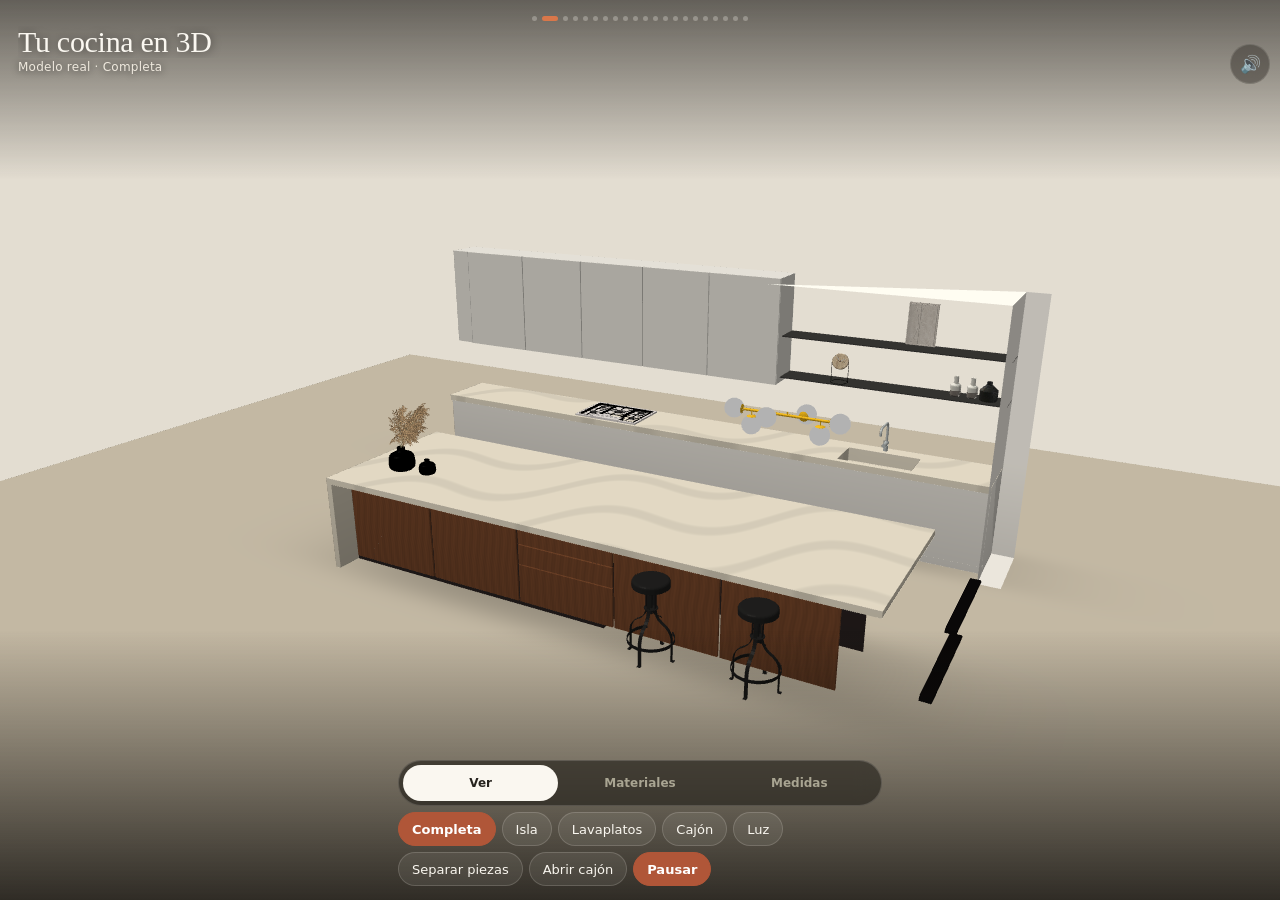
<file: index.html>
<!doctype html>
<html lang="es">
<head>
<meta charset="utf-8">
<meta name="viewport" content="width=device-width, initial-scale=1, viewport-fit=cover, user-scalable=no">
<meta name="apple-mobile-web-app-capable" content="yes">
<meta name="mobile-web-app-capable" content="yes">
<meta name="apple-mobile-web-app-status-bar-style" content="black-translucent">
<meta name="apple-mobile-web-app-title" content="Cocinas">
<meta name="theme-color" content="#25221D">
<meta name="robots" content="noindex, nofollow">
<link rel="manifest" href="manifest.webmanifest">
<link rel="apple-touch-icon" href="apple-touch-icon.png">
<title>Elige tu cocina</title>
<link rel="stylesheet" href="app.css?v=r9-20261015">
<style>html,body,#root{height:100dvh;background:#25221D}.hero{padding-top:max(44px,calc(env(safe-area-inset-top) + 10px))!important}.dz{padding-bottom:max(34px,calc(env(safe-area-inset-bottom) + 14px))!important}.snd{top:max(44px,calc(env(safe-area-inset-top) + 10px))!important}</style>
</head>
<body><div id="root"></div><script src="app.js?v=r9-20261015"></script></body>
</html>
</file>
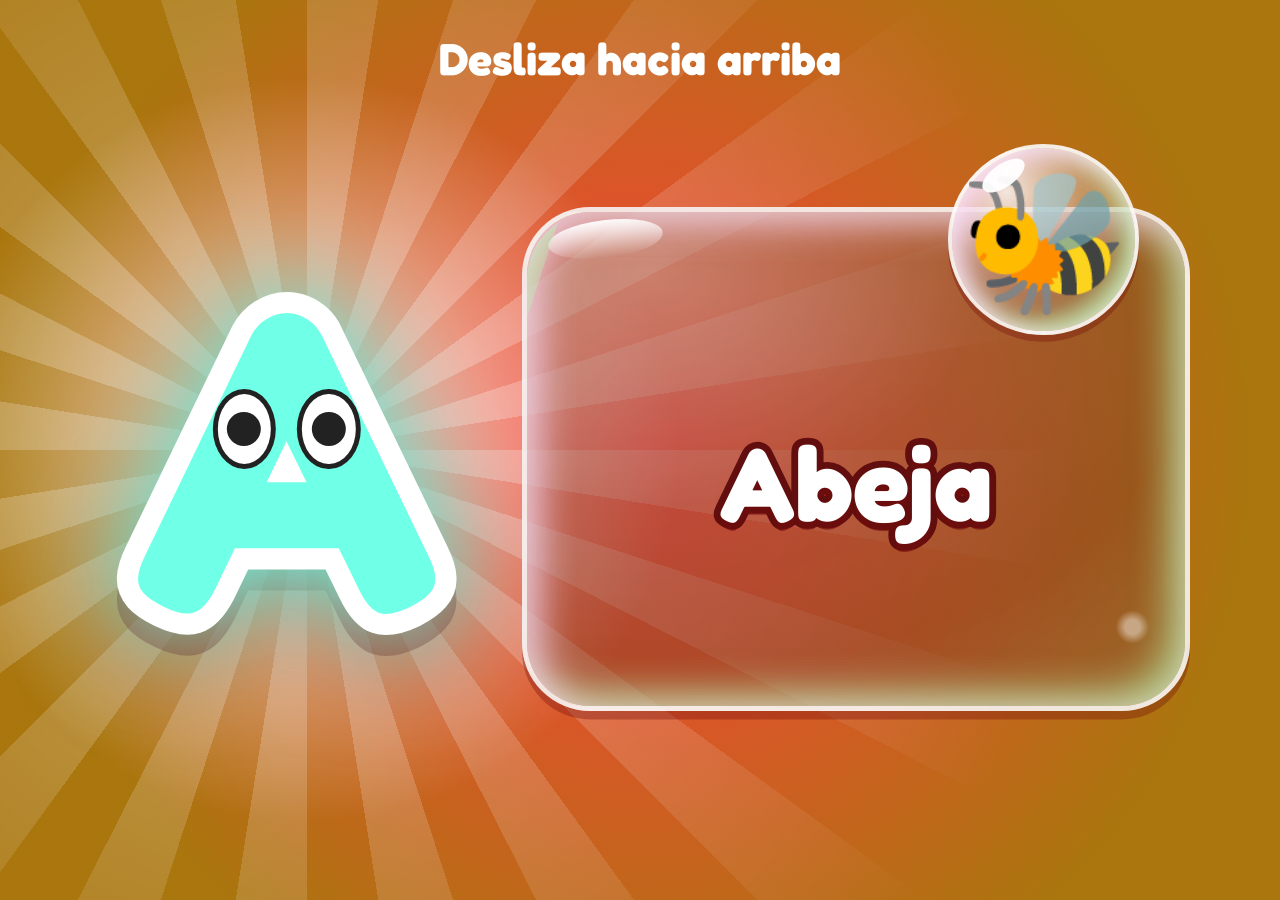
<file: 1-file-391c5433.html>
<!doctype html><html><head><meta charset=utf8><meta name=viewport content="width=device-width,initial-scale=1,viewport-fit=cover"><style>:root{color-scheme:light;box-sizing:border-box;padding-top:env(safe-area-inset-top,0px);padding-bottom:env(safe-area-inset-bottom,0px)}html{scroll-padding-top:env(safe-area-inset-top,0px)}body{margin:0;padding:0;font:14px -apple-system,BlinkMacSystemFont,sans-serif;background:#fff;color:#000}img{max-width:100%}[hidden]:not([hidden=until-found i]){display:none!important}</style></head><body>
<!DOCTYPE html>
<html lang="es"><head><meta charset="utf-8">
<meta name="viewport" content="width=device-width, initial-scale=1, maximum-scale=1, user-scalable=no, viewport-fit=cover">
<title>Abecedario vivo</title>
<meta name="apple-mobile-web-app-capable" content="yes">
<meta name="mobile-web-app-capable" content="yes">
<meta name="apple-mobile-web-app-title" content="Abecedario">
<meta name="apple-mobile-web-app-status-bar-style" content="black-translucent">
<meta name="theme-color" content="#2b1b5a">
<link href="https://fonts.googleapis.com/css2?family=Fredoka:wght@700&display=swap" rel="stylesheet">
<style>
:root{box-sizing:border-box;padding-top:env(safe-area-inset-top,0px);padding-bottom:env(safe-area-inset-bottom,0px)}
html{scroll-padding-top:env(safe-area-inset-top,0px)}
html,body{height:100%;margin:0;background:#2b1b5a;overflow:hidden;overscroll-behavior:none;touch-action:pan-y;-webkit-text-size-adjust:100%;text-size-adjust:100%}
*{box-sizing:border-box;-webkit-tap-highlight-color:transparent}
body{font-family:Fredoka,ui-rounded,"SF Pro Rounded","Arial Rounded MT Bold",system-ui,sans-serif;font-weight:700;color:#fff}
#s{position:fixed;top:0;left:0;right:0;bottom:calc(0px - env(safe-area-inset-bottom,0px));overflow-x:hidden;overflow-y:scroll;scroll-snap-type:y mandatory;overscroll-behavior:none;touch-action:pan-y;-webkit-overflow-scrolling:touch}
.l{--px:0;--py:0;height:100%;scroll-snap-align:start;scroll-snap-stop:always;position:relative;overflow:hidden;contain:layout paint style;display:grid;place-items:center;
background:radial-gradient(circle at 50% 50%,hsl(var(--h) 100% 62%),hsl(calc(var(--h) + 40) 85% 36%) 78%)}
.k0{--a:i0}.k1{--a:i1}.k2{--a:i2}.k3{--a:i3}
.ray{position:absolute;left:50%;top:50%;width:120vmax;height:120vmax;margin:-60vmax 0 0 -60vmax;
background:repeating-conic-gradient(#fff5 0 9deg,#fff0 9deg 18deg);-webkit-mask:radial-gradient(closest-side,#000,transparent);mask:radial-gradient(closest-side,#000,transparent)}
.halo{position:absolute;left:50%;top:50%;width:95vw;height:95vw;margin:-47.5vw 0 0 -47.5vw;border-radius:50%;background:radial-gradient(#ffffffcc,#fff0 65%)}
u{position:absolute;display:block;width:var(--z);height:var(--z);background:#fff;opacity:0;clip-path:polygon(50% 0,62% 38%,100% 50%,62% 62%,50% 100%,38% 62%,0 50%,38% 38%)}
.ch{position:relative;z-index:2;font-size:min(72vw,50dvh);will-change:transform,opacity}
.g{display:block;font-size:1em;line-height:.9;color:hsl(calc(var(--h) + 170) 100% 72%);-webkit-text-stroke:.1em #fff;paint-order:stroke fill;
filter:drop-shadow(0 0 .12em hsl(calc(var(--h) + 170) 100% 70%)) drop-shadow(0 .05em 0 hsl(var(--h) 80% 25%/.5));user-select:none;-webkit-user-select:none}
.e{position:absolute;top:34%;left:50%;transform:translateX(-50%);display:flex;gap:.05em}
.e i{display:block;position:relative;width:.15em;height:.19em;border-radius:50%;background:#fff;border:.012em solid #222;overflow:hidden}
.e b{position:absolute;left:50%;top:50%;width:.08em;height:.08em;margin:-.04em;border-radius:50%;background:#222;
transform:translate(calc(var(--px)*.03em),calc(var(--py)*.045em));transition:transform .15s}
.w{position:absolute;z-index:3;left:0;right:0;bottom:calc(5% + env(safe-area-inset-bottom,0px));text-align:center;font-size:9vw;text-shadow:0 .08em 0 hsl(var(--h) 80% 25%/.6)}
.w span{display:inline-block;font-size:1.5em;vertical-align:middle}
.hint{position:absolute;z-index:3;top:calc(4% + 8px);left:0;right:0;text-align:center;font-size:min(5vw,34px);transition:opacity .4s}
@keyframes sp{to{transform:rotate(360deg)}}
@keyframes pu{from{transform:scale(.8);opacity:.5}to{transform:scale(1.15);opacity:1}}
@keyframes tw{50%{opacity:1;transform:scale(1.5) rotate(90deg)}}
@keyframes bl{0%,92%,100%{transform:scaleY(1)}96%{transform:scaleY(.08)}}
@keyframes bn{to{transform:translateY(-.25em) rotate(8deg)}}
@keyframes hb{to{transform:translateY(-8px)}}
@keyframes i0{to{transform:translateY(-5%) rotate(4deg)}}
@keyframes i1{to{transform:scale(1.08,.92)}}
@keyframes i2{from{transform:rotate(-5deg)}to{transform:rotate(5deg)}}
@keyframes i3{to{transform:translateY(-8%) scale(.95,1.05)}}
@keyframes pp{30%{transform:scale(1.3,.8)}60%{transform:scale(.9,1.15)}}
.on .ray{animation:sp 16s linear infinite}
.on .halo{animation:pu 2.4s ease-in-out infinite alternate}
.on u{animation:tw 2s ease-in-out infinite var(--d)}
.on .e i{animation:bl 4s infinite}
.on .w span{animation:bn 1s ease-in-out infinite alternate}
.on .hint{animation:hb 1.2s ease-in-out infinite alternate}
.on .g{animation:var(--a) 1.8s ease-in-out infinite alternate}
.on.pop .g{animation:pp .5s}
@media (prefers-reduced-motion:reduce){.ray,.halo,u,.g,.w,.w span,.sh::after,.hint{animation:none!important}}
.sh{display:none}
.wd{font-weight:inherit}
@keyframes sheen{0%{transform:translateX(0) skewX(-18deg)}32%,100%{transform:translateX(480%) skewX(-18deg)}}
@keyframes sheen2{to{transform:translateX(480%) skewX(-18deg)}}
@keyframes bub{from{transform:translateY(.02em)}to{transform:translateY(-.05em) scale(1.012,.988)}}
@keyframes bb{from{transform:translateY(.03em) scale(1)}to{transform:translateY(-.1em) scale(1.05)}}
@keyframes bw{30%{transform:scale(1.07,.93)}60%{transform:scale(.97,1.04)}}
/* Horizontal: letra a la izquierda; a la derecha una burbuja de cristal con la palabra y el dibujo */
@media (orientation:landscape){
.l{--cw:calc(100vw - max(4vw,env(safe-area-inset-left,0px)) - max(4vw,env(safe-area-inset-right,0px)));grid-template-columns:.8fr 1.2fr;grid-template-rows:100%;padding:0 max(4vw,env(safe-area-inset-right,0px)) 0 max(4vw,env(safe-area-inset-left,0px))}
.ray,.halo{left:24%}
.halo{width:90dvh;height:90dvh;margin:-45dvh 0 0 -45dvh}
.ch{grid-column:1;grid-row:1;font-size:min(calc(var(--cw)*.36),78dvh)}
.w{grid-column:2;grid-row:1;position:relative;left:auto;right:auto;bottom:auto;justify-self:stretch;align-self:center;width:auto;height:min(56%,56dvh);
margin:2dvh max(3vw,env(safe-area-inset-right,0px)) 0 0;padding:.45em .3em 0;display:flex;flex-direction:column;align-items:center;justify-content:center;
font-size:min(8.2vw,15.5dvh);line-height:1.05;border-radius:.65em;border:.05em solid #ffffffd9;-webkit-text-stroke:.13em hsl(var(--h) 75% 22%);paint-order:stroke fill;
background:radial-gradient(circle at 92% 84%,#ffffff70 0 .07em,#fff0 .16em),radial-gradient(130% 120% at 18% 12%,#ffffff55,#ffffff14 40%,#ffffff08 68%,#ffffff22),hsl(calc(var(--h) + 20) 70% 24%/.42);
box-shadow:inset 0 0 .45em #ffffff80,inset .14em .12em .32em hsl(calc(var(--h) + 300) 100% 88%/.55),inset -.14em -.12em .36em hsl(calc(var(--h) + 120) 100% 80%/.5),0 .08em 0 hsl(var(--h) 80% 25%/.35)}
.w::before{content:"";position:absolute;top:.08em;left:.2em;width:1.1em;height:.36em;border-radius:50%;background:linear-gradient(180deg,#fffffff2,#fff0);transform:rotate(-7deg);pointer-events:none}
.wd{position:relative;z-index:1}
.w span{position:absolute;z-index:2;top:-.5em;right:.34em;width:1.4em;height:1.4em;display:grid;place-items:center;border-radius:50%;font-size:1.3em;line-height:1;text-shadow:none;-webkit-text-stroke:0;
border:.03em solid #ffffffd9;background:radial-gradient(circle at 30% 24%,#ffffffd9,#ffffff59 38%,#ffffff26 66%,#ffffff66),hsl(calc(var(--h) + 20) 70% 30%/.28);
box-shadow:inset 0 0 .2em #ffffffa6,inset .08em .06em .16em hsl(calc(var(--h) + 300) 100% 90%/.7),inset -.08em -.06em .2em hsl(calc(var(--h) + 120) 100% 80%/.6),0 .05em 0 hsl(var(--h) 80% 25%/.35)}
.w span::after{content:"";position:absolute;top:.12em;left:.2em;width:.36em;height:.17em;border-radius:50%;background:#fff;opacity:.95;transform:rotate(-35deg)}
.sh{display:block;position:absolute;inset:0;border-radius:inherit;overflow:hidden;pointer-events:none}
.sh::after{content:"";position:absolute;top:-10%;bottom:-10%;left:-45%;width:38%;transform:translateX(0) skewX(-18deg);
background:linear-gradient(100deg,#fff0,hsl(calc(var(--h) + 300) 100% 88%/.38) 28%,#ffffffe0 50%,hsl(calc(var(--h) + 120) 100% 84%/.38) 72%,#fff0)}
.on .w{animation:bub 3.4s ease-in-out infinite alternate}
.on .w span{animation:bb 2.6s ease-in-out infinite alternate}
.on .sh::after{animation:sheen 5s ease-in-out infinite}
.on.pop .w{animation:bw .5s}
.on.pop .sh::after{animation:sheen2 .5s ease-out}
.hint{font-size:min(3.5vw,7dvh);top:calc(3% + 4px)}
}
/* Índice de letras: zona táctil a la derecha + burbuja de cristal traslúcida */
#z{position:fixed;z-index:20;top:0;bottom:0;right:0;width:max(46px,min(12vw,84px));display:flex;align-items:center;justify-content:center;padding-right:env(safe-area-inset-right,0px);touch-action:none;-webkit-user-select:none;user-select:none}
#ix{--iw:clamp(34px,5.2vmin,56px);position:relative;height:min(90dvh,calc(100dvh - 24px));width:var(--iw);margin-right:clamp(6px,1.2vmin,14px);padding:10px 0;display:flex;flex-direction:column;justify-content:space-between;align-items:center;border-radius:20px;
border:1.5px solid #ffffffb3;
background:radial-gradient(120% 60% at 20% 4%,#ffffff66,#ffffff14 45%,#ffffff08 70%,#ffffff26),linear-gradient(160deg,#ffffff2e,#ffffff0f 50%,#ffffff1f);
-webkit-backdrop-filter:blur(14px) saturate(1.7);backdrop-filter:blur(14px) saturate(1.7);
box-shadow:inset 0 0 14px #ffffff66,inset 4px 3px 9px #ffd6ff66,inset -4px -3px 10px #b8f4ff66,0 6px 22px #00000040;
opacity:0;transform:translateX(70%) scale(.8);pointer-events:none;transition:opacity .28s,transform .35s cubic-bezier(.3,1.5,.5,1)}
#ix.v{opacity:1;transform:none;pointer-events:auto}
#ix::before{content:"";position:absolute;top:6px;left:5px;width:11px;height:34%;border-radius:50%;background:linear-gradient(180deg,#fffffff0,#fff0);pointer-events:none}
#ix::after{content:"";position:absolute;bottom:10px;right:5px;width:7px;height:7px;border-radius:50%;background:#ffffffb3;pointer-events:none}
#ix b{position:relative;z-index:1;display:grid;place-items:center;width:100%;flex:1;font-size:min(2.4dvh,calc(var(--iw)*.46));line-height:1;color:#fff;text-shadow:0 1px 2px #0000006b,0 0 6px #ffffff80;transition:transform .12s,color .12s}
#ix b.a{color:#fff36b;transform:scale(1.5);text-shadow:0 0 8px #fff,0 1px 2px #0008}
@media (prefers-reduced-motion:reduce){#ix{transition:opacity .2s}}
</style></head><body>
<div id="s"></div>
<div id="z"><div id="ix"></div></div>
<script>
const L="ABCDEFGHIJKLMNÑOPQRSTUVWXYZ",
D="🐝Abeja,🐳Ballena,🚗Carro,🐬Delfín,🐘Elefante,🍓Fresa,🐱Gato,🍦Helado,🏝️Isla,🦒Jirafa,🐨Koala,🦁León,🦋Mariposa,☁️Nube,🍝Ñoquis,🐻Oso,🐠Pez,🧀Queso,🐸Rana,☀️Sol,🐢Tortuga,🍇Uvas,🐮Vaca,🧇Waffle,🎵Xilófono,🪀Yoyó,🦊Zorro".split(","),
S=Math.sin,P=Math.PI,R=()=>Math.random()*100|0;
/* Una transición distinta por letra: q va de -1 (sale arriba) a 1 (entra desde abajo) */
const F=[
/*A*/(q,t)=>[`perspective(700px) rotateX(${-q*100}deg) scale(${1-t*.4})`,1-t],
/*B burbuja*/(q,t)=>[`translateY(${-q*30}vh) scale(${(1-t)*(1+.25*S(t*22))})`,1-t*.6],
/*C*/(q,t)=>[`rotate(${q*540}deg) scale(${1-t*.7})`,1-t],
/*D dominó*/(q,t)=>[`translate(${q*55}vw,${t*25}vh) rotate(${q*75}deg)`,1-t*.6],
/*E*/(q,t)=>[`skewX(${q*70}deg) scale(${1+t},${1-t*.6})`,1-t],
/*F*/(q,t)=>[`translateY(${q*40}vh) scale(${1+t})`,1-t,`blur(${t*18}px)`],
/*G*/(q,t)=>[`scale(${1+t*8})`,Math.max(0,1-t*1.6)],
/*H*/(q,t)=>[`perspective(700px) rotateY(${q*180}deg)`,1-t*.9],
/*I*/(q,t)=>[`translate(${q*40}vw,${q*60}vh) scale(${1-t})`,1],
/*J columpio*/(q,t)=>[`translateY(${-t*60}vh) rotate(${S(q*14)*25}deg)`,1-t*.5],
/*K*/(q,t)=>[`translateX(${q*110}vw) rotate(${q*40}deg)`,1],
/*L*/(q,t)=>[`scale(${1+t*2.5},${1-t*.9})`,1-t],
/*M ola*/(q,t)=>[`translate(${S(q*9)*30}vw,${q*35}vh) rotate(${S(q*9)*30}deg)`,1-t*.5],
/*N arcoíris*/(q,t)=>[`scale(${1-t*.5})`,1-t*.5,`hue-rotate(${q*360}deg) saturate(2)`],
/*Ñ*/(q,t)=>[`perspective(700px) rotateX(${q*360}deg)`,1-t*.8],
/*O ventana redonda*/(q,t)=>["",1,"",t<.02?"none":`circle(${(1-t)*75}% at 50% 50%)`],
/*P*/(q,t)=>[`scale(${1+S(t*P)*.7-t}) translateY(${q*15}vh)`,1-t*.5],
/*Q*/(q,t)=>[`perspective(700px) rotate3d(1,1,0,${q*270}deg)`,1-t*.7],
/*R rueda*/(q,t)=>[`translateX(${q*100}vw) rotate(${q*720}deg)`,1],
/*S serpiente*/(q,t)=>[`translateX(${S(q*12)*40}vw) scaleY(${1+t}) skewY(${q*40}deg)`,1-t*.6],
/*T torre*/(q,t)=>[`translateY(30vh) rotate(${q*95}deg) translateY(-30vh)`,1-t*.5],
/*U*/(q,t)=>[`translate(${q*70}vw,${q*q*45}vh) rotate(${q*120}deg)`,1],
/*V*/(q,t)=>[`translate(${q*60}vw,${-t*40}vh) rotate(${-q*30}deg)`,1],
/*W tembleque*/(q,t)=>[`rotate(${S(q*30)*35}deg) scale(${1-t*.6})`,1-t],
/*X espejo*/(q,t)=>[`scale(${Math.cos(q*P)},${1-t*.3})`,1-t*.7],
/*Y*/(q,t)=>[`perspective(700px) rotateY(${q*720}deg) scale(${1-t*.5})`,1-t*.8],
/*Z zigzag*/(q,t)=>[`translate(${Math.sign(q)*(1-Math.abs((t*4)%2-1))*50}vw,${q*70}vh)`,1]
];
const s=document.getElementById("s");
s.innerHTML=[...L].map((c,i)=>{
const m=D[i].match(/^(\P{L}+)(.+)$/u),h=Math.round(i*360/27);
const sp=Array.from({length:10},()=>`<u style="left:${R()}%;top:${R()}%;--z:${8+R()*.2}px;--d:${(R()/30).toFixed(1)}s"></u>`).join("");
return `<section class="l k${i%4}" style="--h:${h}"><div class="ray"></div><div class="halo"></div>${sp}${i?"":'<div class="hint">Desliza hacia arriba</div>'}<div class="ch"><span class="g">${c}</span><div class="e"><i><b></b></i><i><b></b></i></div></div><div class="w"><span>${m[1]}</span> <b class="wd">${m[2]}</b><i class="sh"></i></div></section>`}).join("");
const els=[...s.children],hint=s.querySelector(".hint");
let H=s.clientHeight,tk=0,ly=0,act=els[0],rt,cur=0,rz=0;
/* Bloquear zoom por gestos (Safari iOS) y doble toque */
["gesturestart","gesturechange","gestureend"].forEach(n=>document.addEventListener(n,e=>e.preventDefault()));
addEventListener("wheel",e=>{if(e.ctrlKey)e.preventDefault()},{passive:false});
addEventListener("keydown",e=>{if((e.ctrlKey||e.metaKey)&&["+","-","=","0"].includes(e.key))e.preventDefault()});
const io=new IntersectionObserver(es=>es.forEach(x=>{x.target.classList.toggle("on",x.isIntersecting);if(x.isIntersecting){act=x.target;document.documentElement.style.background=document.body.style.background="hsl("+(+x.target.style.getPropertyValue("--h")+40)+" 85% 36%)"}}),{root:s,threshold:.5});
els.forEach(e=>{e.c=e.querySelector(".ch");e.w=e.querySelector(".w");io.observe(e)});
function up(){tk=0;if(rz)return;const y=s.scrollTop;cur=Math.max(0,Math.min(els.length-1,Math.round(y/H)));
els.forEach((e,i)=>{const q=(i*H-y)/H;
if(Math.abs(q)>1.05){if(!e.h){e.h=1;e.c.style.opacity=0;e.c.style.transform="none";e.c.style.filter="none";e.c.style.clipPath="none"}return}
e.h=0;
const t=Math.min(1,Math.abs(q)),r=F[i](q,t),st=e.c.style;
st.transform=r[0]||"none";st.opacity=r[1];st.filter=r[2]||"none";st.clipPath=r[3]||"none";
e.w.style.opacity=Math.max(0,1-t*1.5)});
if(hint)hint.style.opacity=y>30?0:1;
act.style.setProperty("--py",Math.max(-1,Math.min(1,(y-ly)/10)).toFixed(2));ly=y;
clearTimeout(rt);rt=setTimeout(()=>act.style.setProperty("--py",0),500)}
s.addEventListener("scroll",()=>{if(!tk)tk=requestAnimationFrame(up)},{passive:true});
/* Al girar la pantalla o cambiar el tamaño: quedarse en la misma letra */
function rs(){rz=0;const nh=s.clientHeight;if(!nh)return;
s.style.scrollSnapType="none";H=nh;s.scrollTop=cur*nh;ly=s.scrollTop;
requestAnimationFrame(()=>{s.style.scrollSnapType="";up()})}
function qr(){if(s.clientHeight===H&&!rz)return;rz=1;cancelAnimationFrame(qr.t);qr.t=requestAnimationFrame(()=>setTimeout(rs,120))}
addEventListener("resize",qr);addEventListener("orientationchange",qr);
if(window.visualViewport)visualViewport.addEventListener("resize",qr);
["touchstart","touchmove"].forEach(n=>s.addEventListener(n,e=>act.style.setProperty("--px",((e.touches[0].clientX/innerWidth-.5)*2).toFixed(2)),{passive:true}));
s.addEventListener("click",e=>{const l=e.target.closest(".ch")&&e.target.closest(".l");if(!l)return;
const i=els.indexOf(l);l.classList.add("pop");setTimeout(()=>l.classList.remove("pop"),520);
try{speechSynthesis.cancel();const u=new SpeechSynthesisUtterance(L[i]+", "+D[i].replace(/^\P{L}+/u,""));u.lang="es-CO";u.rate=.8;u.pitch=1.3;speechSynthesis.speak(u)}catch(_){}});
/* Índice de letras: tocar la zona derecha lo muestra/oculta; tocar o arrastrar sobre las letras salta a ellas */
const z=document.getElementById("z"),ix=document.getElementById("ix");
ix.innerHTML=[...L].map(c=>`<b>${c}</b>`).join("");
const bs=[...ix.children];let ht,pd=0,ai=-1;
function mark(){if(cur===ai)return;if(bs[ai])bs[ai].classList.remove("a");ai=cur;bs[ai].classList.add("a")}
let lu=0;
function show(){lu=Date.now();ix.classList.add("v");clearTimeout(ht);ht=setTimeout(hide,4000)}
function hide(){ix.classList.remove("v");pd=0}
function go(y){const r=ix.getBoundingClientRect(),i=Math.max(0,Math.min(L.length-1,Math.floor((y-r.top-10)/((r.height-20)/L.length))));
if(i===cur)return;cur=i;s.style.scrollSnapType="none";s.scrollTop=i*H;requestAnimationFrame(()=>{s.style.scrollSnapType="";up()});mark();
try{navigator.vibrate&&navigator.vibrate(8)}catch(_){}}
z.addEventListener("pointerdown",e=>{e.preventDefault();
if(!ix.classList.contains("v")){show();return}
if(e.target.closest("#ix")){pd=1;try{z.setPointerCapture(e.pointerId)}catch(_){}go(e.clientY);show()}else hide()});
z.addEventListener("pointermove",e=>{if(pd){go(e.clientY);show()}});
["pointerup","pointercancel"].forEach(n=>z.addEventListener(n,()=>{pd=0;if(ix.classList.contains("v"))show()}));
/* Cualquier otra acción (tocar fuera, deslizar, rueda, teclas) la oculta de inmediato */
const out=()=>{if(ix.classList.contains("v")&&!pd)hide()};
document.addEventListener("pointerdown",e=>{if(!e.target.closest("#z"))out()},true);
document.addEventListener("touchmove",e=>{if(!e.target.closest("#z"))out()},{passive:true,capture:true});
addEventListener("wheel",out,{passive:true});addEventListener("keydown",out);
s.addEventListener("scroll",()=>{if(!pd){mark();if(Date.now()-lu>500)out()}},{passive:true});
/* iPad: trackpad/ratón (al acercarse al borde derecho aparece) y teclado externo (flechas, Re Pág/Av Pág, Inicio/Fin) */
z.addEventListener("pointerenter",e=>{if(e.pointerType==="mouse")show()});
function jump(i){i=Math.max(0,Math.min(L.length-1,i));if(i===cur)return;cur=i;s.scrollTo({top:i*H,behavior:"smooth"});mark()}
addEventListener("keydown",e=>{if(e.ctrlKey||e.metaKey||e.altKey)return;
const k=e.key,n={ArrowDown:1,ArrowRight:1,PageDown:1," ":1,ArrowUp:-1,ArrowLeft:-1,PageUp:-1}[k];
if(n){e.preventDefault();jump(cur+(k===" "&&e.shiftKey?-1:n))}
else if(k==="Home"){e.preventDefault();jump(0)}else if(k==="End"){e.preventDefault();jump(L.length-1)}});
mark();
up();
</script></body></html>

</body></html>
</file>
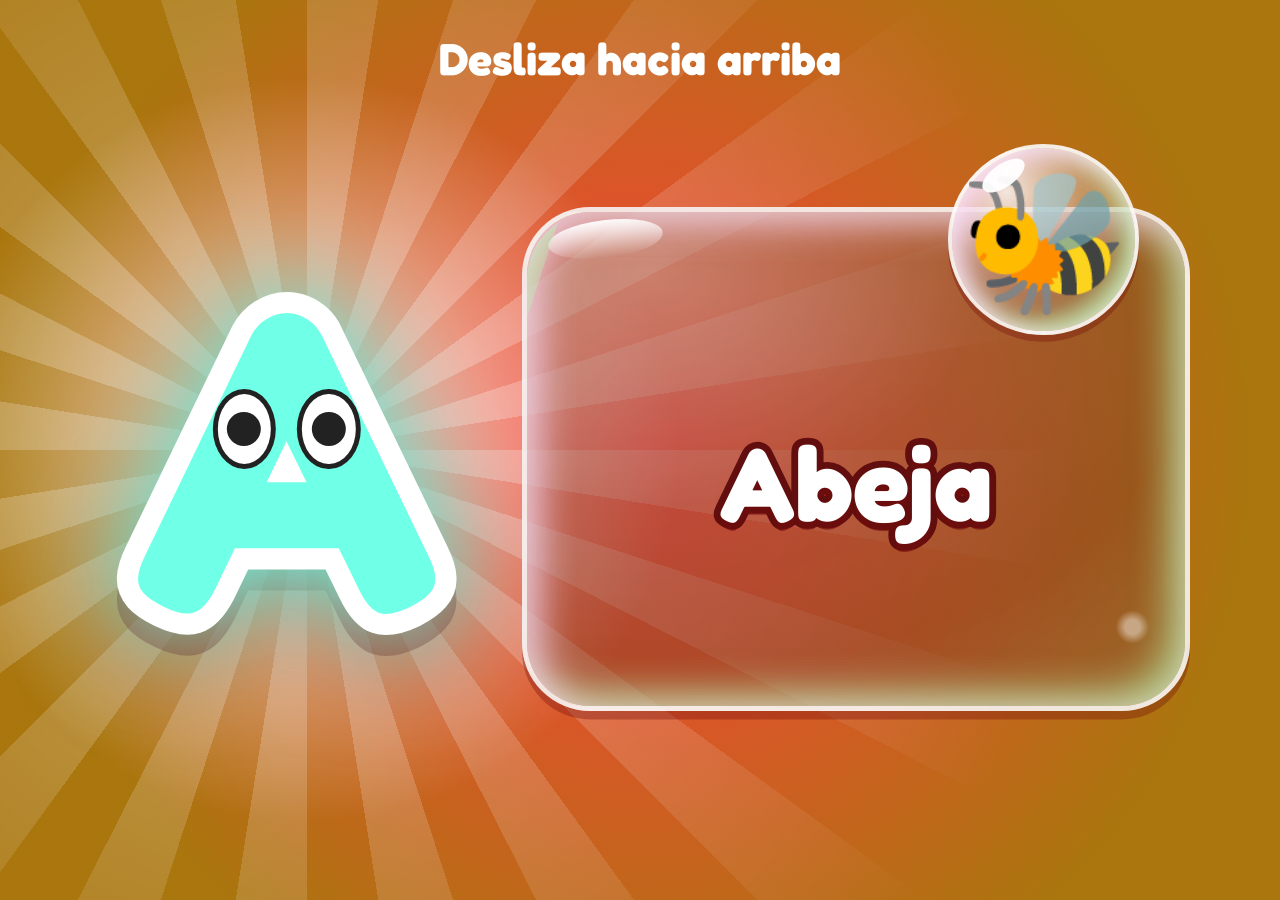
<file: abecedario.html>
<!doctype html><html><head><meta charset=utf8><meta name=viewport content="width=device-width,initial-scale=1,viewport-fit=cover"><style>:root{color-scheme:light;box-sizing:border-box;padding-top:env(safe-area-inset-top,0px);padding-bottom:env(safe-area-inset-bottom,0px)}html{scroll-padding-top:env(safe-area-inset-top,0px)}body{margin:0;padding:0;font:14px -apple-system,BlinkMacSystemFont,sans-serif;background:#fff;color:#000}img{max-width:100%}[hidden]:not([hidden=until-found i]){display:none!important}</style></head><body>
<!DOCTYPE html>
<html lang="es"><head><meta charset="utf-8">
<meta name="viewport" content="width=device-width, initial-scale=1, maximum-scale=1, user-scalable=no, viewport-fit=cover">
<title>Abecedario vivo</title>
<meta name="apple-mobile-web-app-capable" content="yes">
<meta name="mobile-web-app-capable" content="yes">
<meta name="apple-mobile-web-app-title" content="Abecedario">
<meta name="apple-mobile-web-app-status-bar-style" content="black-translucent">
<meta name="theme-color" content="#2b1b5a">
<link href="https://fonts.googleapis.com/css2?family=Fredoka:wght@700&display=swap" rel="stylesheet">
<style>
:root{box-sizing:border-box;padding-top:env(safe-area-inset-top,0px);padding-bottom:env(safe-area-inset-bottom,0px)}
html{scroll-padding-top:env(safe-area-inset-top,0px)}
html,body{height:100%;margin:0;background:#2b1b5a;overflow:hidden;overscroll-behavior:none;touch-action:pan-y;-webkit-text-size-adjust:100%;text-size-adjust:100%}
*{box-sizing:border-box;-webkit-tap-highlight-color:transparent}
body{font-family:Fredoka,ui-rounded,"SF Pro Rounded","Arial Rounded MT Bold",system-ui,sans-serif;font-weight:700;color:#fff}
#s{position:fixed;top:0;left:0;right:0;bottom:calc(0px - env(safe-area-inset-bottom,0px));overflow-x:hidden;overflow-y:scroll;scroll-snap-type:y mandatory;overscroll-behavior:none;touch-action:pan-y;-webkit-overflow-scrolling:touch}
.l{--px:0;--py:0;height:100%;scroll-snap-align:start;scroll-snap-stop:always;position:relative;overflow:hidden;contain:layout paint style;display:grid;place-items:center;
background:radial-gradient(circle at 50% 50%,hsl(var(--h) 100% 62%),hsl(calc(var(--h) + 40) 85% 36%) 78%)}
.k0{--a:i0}.k1{--a:i1}.k2{--a:i2}.k3{--a:i3}
.ray{position:absolute;left:50%;top:50%;width:120vmax;height:120vmax;margin:-60vmax 0 0 -60vmax;
background:repeating-conic-gradient(#fff5 0 9deg,#fff0 9deg 18deg);-webkit-mask:radial-gradient(closest-side,#000,transparent);mask:radial-gradient(closest-side,#000,transparent)}
.halo{position:absolute;left:50%;top:50%;width:95vw;height:95vw;margin:-47.5vw 0 0 -47.5vw;border-radius:50%;background:radial-gradient(#ffffffcc,#fff0 65%)}
u{position:absolute;display:block;width:var(--z);height:var(--z);background:#fff;opacity:0;clip-path:polygon(50% 0,62% 38%,100% 50%,62% 62%,50% 100%,38% 62%,0 50%,38% 38%)}
.ch{position:relative;z-index:2;font-size:min(72vw,50dvh);will-change:transform,opacity}
.g{display:block;font-size:1em;line-height:.9;color:hsl(calc(var(--h) + 170) 100% 72%);-webkit-text-stroke:.1em #fff;paint-order:stroke fill;
filter:drop-shadow(0 0 .12em hsl(calc(var(--h) + 170) 100% 70%)) drop-shadow(0 .05em 0 hsl(var(--h) 80% 25%/.5));user-select:none;-webkit-user-select:none}
.e{position:absolute;top:34%;left:50%;transform:translateX(-50%);display:flex;gap:.05em}
.e i{display:block;position:relative;width:.15em;height:.19em;border-radius:50%;background:#fff;border:.012em solid #222;overflow:hidden}
.e b{position:absolute;left:50%;top:50%;width:.08em;height:.08em;margin:-.04em;border-radius:50%;background:#222;
transform:translate(calc(var(--px)*.03em),calc(var(--py)*.045em));transition:transform .15s}
.w{position:absolute;z-index:3;left:0;right:0;bottom:calc(5% + env(safe-area-inset-bottom,0px));text-align:center;font-size:9vw;text-shadow:0 .08em 0 hsl(var(--h) 80% 25%/.6)}
.w span{display:inline-block;font-size:1.5em;vertical-align:middle}
.hint{position:absolute;z-index:3;top:calc(4% + 8px);left:0;right:0;text-align:center;font-size:min(5vw,34px);transition:opacity .4s}
@keyframes sp{to{transform:rotate(360deg)}}
@keyframes pu{from{transform:scale(.8);opacity:.5}to{transform:scale(1.15);opacity:1}}
@keyframes tw{50%{opacity:1;transform:scale(1.5) rotate(90deg)}}
@keyframes bl{0%,92%,100%{transform:scaleY(1)}96%{transform:scaleY(.08)}}
@keyframes bn{to{transform:translateY(-.25em) rotate(8deg)}}
@keyframes hb{to{transform:translateY(-8px)}}
@keyframes i0{to{transform:translateY(-5%) rotate(4deg)}}
@keyframes i1{to{transform:scale(1.08,.92)}}
@keyframes i2{from{transform:rotate(-5deg)}to{transform:rotate(5deg)}}
@keyframes i3{to{transform:translateY(-8%) scale(.95,1.05)}}
@keyframes pp{30%{transform:scale(1.3,.8)}60%{transform:scale(.9,1.15)}}
.on .ray{animation:sp 16s linear infinite}
.on .halo{animation:pu 2.4s ease-in-out infinite alternate}
.on u{animation:tw 2s ease-in-out infinite var(--d)}
.on .e i{animation:bl 4s infinite}
.on .w span{animation:bn 1s ease-in-out infinite alternate}
.on .hint{animation:hb 1.2s ease-in-out infinite alternate}
.on .g{animation:var(--a) 1.8s ease-in-out infinite alternate}
.on.pop .g{animation:pp .5s}
@media (prefers-reduced-motion:reduce){.ray,.halo,u,.g,.w,.w span,.sh::after,.hint{animation:none!important}}
.sh{display:none}
.wd{font-weight:inherit}
@keyframes sheen{0%{transform:translateX(0) skewX(-18deg)}32%,100%{transform:translateX(480%) skewX(-18deg)}}
@keyframes sheen2{to{transform:translateX(480%) skewX(-18deg)}}
@keyframes bub{from{transform:translateY(.02em)}to{transform:translateY(-.05em) scale(1.012,.988)}}
@keyframes bb{from{transform:translateY(.03em) scale(1)}to{transform:translateY(-.1em) scale(1.05)}}
@keyframes bw{30%{transform:scale(1.07,.93)}60%{transform:scale(.97,1.04)}}
/* Horizontal: letra a la izquierda; a la derecha una burbuja de cristal con la palabra y el dibujo */
@media (orientation:landscape){
.l{--cw:calc(100vw - max(4vw,env(safe-area-inset-left,0px)) - max(4vw,env(safe-area-inset-right,0px)));grid-template-columns:.8fr 1.2fr;grid-template-rows:100%;padding:0 max(4vw,env(safe-area-inset-right,0px)) 0 max(4vw,env(safe-area-inset-left,0px))}
.ray,.halo{left:24%}
.halo{width:90dvh;height:90dvh;margin:-45dvh 0 0 -45dvh}
.ch{grid-column:1;grid-row:1;font-size:min(calc(var(--cw)*.36),78dvh)}
.w{grid-column:2;grid-row:1;position:relative;left:auto;right:auto;bottom:auto;justify-self:stretch;align-self:center;width:auto;height:min(56%,56dvh);
margin:2dvh max(3vw,env(safe-area-inset-right,0px)) 0 0;padding:.45em .3em 0;display:flex;flex-direction:column;align-items:center;justify-content:center;
font-size:min(8.2vw,15.5dvh);line-height:1.05;border-radius:.65em;border:.05em solid #ffffffd9;-webkit-text-stroke:.13em hsl(var(--h) 75% 22%);paint-order:stroke fill;
background:radial-gradient(circle at 92% 84%,#ffffff70 0 .07em,#fff0 .16em),radial-gradient(130% 120% at 18% 12%,#ffffff55,#ffffff14 40%,#ffffff08 68%,#ffffff22),hsl(calc(var(--h) + 20) 70% 24%/.42);
box-shadow:inset 0 0 .45em #ffffff80,inset .14em .12em .32em hsl(calc(var(--h) + 300) 100% 88%/.55),inset -.14em -.12em .36em hsl(calc(var(--h) + 120) 100% 80%/.5),0 .08em 0 hsl(var(--h) 80% 25%/.35)}
.w::before{content:"";position:absolute;top:.08em;left:.2em;width:1.1em;height:.36em;border-radius:50%;background:linear-gradient(180deg,#fffffff2,#fff0);transform:rotate(-7deg);pointer-events:none}
.wd{position:relative;z-index:1}
.w span{position:absolute;z-index:2;top:-.5em;right:.34em;width:1.4em;height:1.4em;display:grid;place-items:center;border-radius:50%;font-size:1.3em;line-height:1;text-shadow:none;-webkit-text-stroke:0;
border:.03em solid #ffffffd9;background:radial-gradient(circle at 30% 24%,#ffffffd9,#ffffff59 38%,#ffffff26 66%,#ffffff66),hsl(calc(var(--h) + 20) 70% 30%/.28);
box-shadow:inset 0 0 .2em #ffffffa6,inset .08em .06em .16em hsl(calc(var(--h) + 300) 100% 90%/.7),inset -.08em -.06em .2em hsl(calc(var(--h) + 120) 100% 80%/.6),0 .05em 0 hsl(var(--h) 80% 25%/.35)}
.w span::after{content:"";position:absolute;top:.12em;left:.2em;width:.36em;height:.17em;border-radius:50%;background:#fff;opacity:.95;transform:rotate(-35deg)}
.sh{display:block;position:absolute;inset:0;border-radius:inherit;overflow:hidden;pointer-events:none}
.sh::after{content:"";position:absolute;top:-10%;bottom:-10%;left:-45%;width:38%;transform:translateX(0) skewX(-18deg);
background:linear-gradient(100deg,#fff0,hsl(calc(var(--h) + 300) 100% 88%/.38) 28%,#ffffffe0 50%,hsl(calc(var(--h) + 120) 100% 84%/.38) 72%,#fff0)}
.on .w{animation:bub 3.4s ease-in-out infinite alternate}
.on .w span{animation:bb 2.6s ease-in-out infinite alternate}
.on .sh::after{animation:sheen 5s ease-in-out infinite}
.on.pop .w{animation:bw .5s}
.on.pop .sh::after{animation:sheen2 .5s ease-out}
.hint{font-size:min(3.5vw,7dvh);top:calc(3% + 4px)}
}
/* Índice de letras: zona táctil a la derecha + burbuja de cristal traslúcida */
#z{position:fixed;z-index:20;top:0;bottom:0;right:0;width:max(46px,min(12vw,84px));display:flex;align-items:center;justify-content:center;padding-right:env(safe-area-inset-right,0px);touch-action:none;-webkit-user-select:none;user-select:none}
#ix{--iw:clamp(34px,5.2vmin,56px);position:relative;height:min(90dvh,calc(100dvh - 24px));width:var(--iw);margin-right:clamp(6px,1.2vmin,14px);padding:10px 0;display:flex;flex-direction:column;justify-content:space-between;align-items:center;border-radius:20px;
border:1.5px solid #ffffffb3;
background:radial-gradient(120% 60% at 20% 4%,#ffffff66,#ffffff14 45%,#ffffff08 70%,#ffffff26),linear-gradient(160deg,#ffffff2e,#ffffff0f 50%,#ffffff1f);
-webkit-backdrop-filter:blur(14px) saturate(1.7);backdrop-filter:blur(14px) saturate(1.7);
box-shadow:inset 0 0 14px #ffffff66,inset 4px 3px 9px #ffd6ff66,inset -4px -3px 10px #b8f4ff66,0 6px 22px #00000040;
opacity:0;transform:translateX(70%) scale(.8);pointer-events:none;transition:opacity .28s,transform .35s cubic-bezier(.3,1.5,.5,1)}
#ix.v{opacity:1;transform:none;pointer-events:auto}
#ix::before{content:"";position:absolute;top:6px;left:5px;width:11px;height:34%;border-radius:50%;background:linear-gradient(180deg,#fffffff0,#fff0);pointer-events:none}
#ix::after{content:"";position:absolute;bottom:10px;right:5px;width:7px;height:7px;border-radius:50%;background:#ffffffb3;pointer-events:none}
#ix b{position:relative;z-index:1;display:grid;place-items:center;width:100%;flex:1;font-size:min(2.4dvh,calc(var(--iw)*.46));line-height:1;color:#fff;text-shadow:0 1px 2px #0000006b,0 0 6px #ffffff80;transition:transform .12s,color .12s}
#ix b.a{color:#fff36b;transform:scale(1.5);text-shadow:0 0 8px #fff,0 1px 2px #0008}
@media (prefers-reduced-motion:reduce){#ix{transition:opacity .2s}}
</style></head><body>
<div id="s"></div>
<div id="z"><div id="ix"></div></div>
<script>
const L="ABCDEFGHIJKLMNÑOPQRSTUVWXYZ",
D="🐝Abeja,🐳Ballena,🚗Carro,🐬Delfín,🐘Elefante,🍓Fresa,🐱Gato,🍦Helado,🏝️Isla,🦒Jirafa,🐨Koala,🦁León,🦋Mariposa,☁️Nube,🍝Ñoquis,🐻Oso,🐠Pez,🧀Queso,🐸Rana,☀️Sol,🐢Tortuga,🍇Uvas,🐮Vaca,🧇Waffle,🎵Xilófono,🪀Yoyó,🦊Zorro".split(","),
S=Math.sin,P=Math.PI,R=()=>Math.random()*100|0;
/* Una transición distinta por letra: q va de -1 (sale arriba) a 1 (entra desde abajo) */
const F=[
/*A*/(q,t)=>[`perspective(700px) rotateX(${-q*100}deg) scale(${1-t*.4})`,1-t],
/*B burbuja*/(q,t)=>[`translateY(${-q*30}vh) scale(${(1-t)*(1+.25*S(t*22))})`,1-t*.6],
/*C*/(q,t)=>[`rotate(${q*540}deg) scale(${1-t*.7})`,1-t],
/*D dominó*/(q,t)=>[`translate(${q*55}vw,${t*25}vh) rotate(${q*75}deg)`,1-t*.6],
/*E*/(q,t)=>[`skewX(${q*70}deg) scale(${1+t},${1-t*.6})`,1-t],
/*F*/(q,t)=>[`translateY(${q*40}vh) scale(${1+t})`,1-t,`blur(${t*18}px)`],
/*G*/(q,t)=>[`scale(${1+t*8})`,Math.max(0,1-t*1.6)],
/*H*/(q,t)=>[`perspective(700px) rotateY(${q*180}deg)`,1-t*.9],
/*I*/(q,t)=>[`translate(${q*40}vw,${q*60}vh) scale(${1-t})`,1],
/*J columpio*/(q,t)=>[`translateY(${-t*60}vh) rotate(${S(q*14)*25}deg)`,1-t*.5],
/*K*/(q,t)=>[`translateX(${q*110}vw) rotate(${q*40}deg)`,1],
/*L*/(q,t)=>[`scale(${1+t*2.5},${1-t*.9})`,1-t],
/*M ola*/(q,t)=>[`translate(${S(q*9)*30}vw,${q*35}vh) rotate(${S(q*9)*30}deg)`,1-t*.5],
/*N arcoíris*/(q,t)=>[`scale(${1-t*.5})`,1-t*.5,`hue-rotate(${q*360}deg) saturate(2)`],
/*Ñ*/(q,t)=>[`perspective(700px) rotateX(${q*360}deg)`,1-t*.8],
/*O ventana redonda*/(q,t)=>["",1,"",t<.02?"none":`circle(${(1-t)*75}% at 50% 50%)`],
/*P*/(q,t)=>[`scale(${1+S(t*P)*.7-t}) translateY(${q*15}vh)`,1-t*.5],
/*Q*/(q,t)=>[`perspective(700px) rotate3d(1,1,0,${q*270}deg)`,1-t*.7],
/*R rueda*/(q,t)=>[`translateX(${q*100}vw) rotate(${q*720}deg)`,1],
/*S serpiente*/(q,t)=>[`translateX(${S(q*12)*40}vw) scaleY(${1+t}) skewY(${q*40}deg)`,1-t*.6],
/*T torre*/(q,t)=>[`translateY(30vh) rotate(${q*95}deg) translateY(-30vh)`,1-t*.5],
/*U*/(q,t)=>[`translate(${q*70}vw,${q*q*45}vh) rotate(${q*120}deg)`,1],
/*V*/(q,t)=>[`translate(${q*60}vw,${-t*40}vh) rotate(${-q*30}deg)`,1],
/*W tembleque*/(q,t)=>[`rotate(${S(q*30)*35}deg) scale(${1-t*.6})`,1-t],
/*X espejo*/(q,t)=>[`scale(${Math.cos(q*P)},${1-t*.3})`,1-t*.7],
/*Y*/(q,t)=>[`perspective(700px) rotateY(${q*720}deg) scale(${1-t*.5})`,1-t*.8],
/*Z zigzag*/(q,t)=>[`translate(${Math.sign(q)*(1-Math.abs((t*4)%2-1))*50}vw,${q*70}vh)`,1]
];
const s=document.getElementById("s");
s.innerHTML=[...L].map((c,i)=>{
const m=D[i].match(/^(\P{L}+)(.+)$/u),h=Math.round(i*360/27);
const sp=Array.from({length:10},()=>`<u style="left:${R()}%;top:${R()}%;--z:${8+R()*.2}px;--d:${(R()/30).toFixed(1)}s"></u>`).join("");
return `<section class="l k${i%4}" style="--h:${h}"><div class="ray"></div><div class="halo"></div>${sp}${i?"":'<div class="hint">Desliza hacia arriba</div>'}<div class="ch"><span class="g">${c}</span><div class="e"><i><b></b></i><i><b></b></i></div></div><div class="w"><span>${m[1]}</span> <b class="wd">${m[2]}</b><i class="sh"></i></div></section>`}).join("");
const els=[...s.children],hint=s.querySelector(".hint");
let H=s.clientHeight,tk=0,ly=0,act=els[0],rt,cur=0,rz=0;
/* Bloquear zoom por gestos (Safari iOS) y doble toque */
["gesturestart","gesturechange","gestureend"].forEach(n=>document.addEventListener(n,e=>e.preventDefault()));
addEventListener("wheel",e=>{if(e.ctrlKey)e.preventDefault()},{passive:false});
addEventListener("keydown",e=>{if((e.ctrlKey||e.metaKey)&&["+","-","=","0"].includes(e.key))e.preventDefault()});
const io=new IntersectionObserver(es=>es.forEach(x=>{x.target.classList.toggle("on",x.isIntersecting);if(x.isIntersecting){act=x.target;document.documentElement.style.background=document.body.style.background="hsl("+(+x.target.style.getPropertyValue("--h")+40)+" 85% 36%)"}}),{root:s,threshold:.5});
els.forEach(e=>{e.c=e.querySelector(".ch");e.w=e.querySelector(".w");io.observe(e)});
function up(){tk=0;if(rz)return;const y=s.scrollTop;cur=Math.max(0,Math.min(els.length-1,Math.round(y/H)));
els.forEach((e,i)=>{const q=(i*H-y)/H;
if(Math.abs(q)>1.05){if(!e.h){e.h=1;e.c.style.opacity=0;e.c.style.transform="none";e.c.style.filter="none";e.c.style.clipPath="none"}return}
e.h=0;
const t=Math.min(1,Math.abs(q)),r=F[i](q,t),st=e.c.style;
st.transform=r[0]||"none";st.opacity=r[1];st.filter=r[2]||"none";st.clipPath=r[3]||"none";
e.w.style.opacity=Math.max(0,1-t*1.5)});
if(hint)hint.style.opacity=y>30?0:1;
act.style.setProperty("--py",Math.max(-1,Math.min(1,(y-ly)/10)).toFixed(2));ly=y;
clearTimeout(rt);rt=setTimeout(()=>act.style.setProperty("--py",0),500)}
s.addEventListener("scroll",()=>{if(!tk)tk=requestAnimationFrame(up)},{passive:true});
/* Al girar la pantalla o cambiar el tamaño: quedarse en la misma letra */
function rs(){rz=0;const nh=s.clientHeight;if(!nh)return;
s.style.scrollSnapType="none";H=nh;s.scrollTop=cur*nh;ly=s.scrollTop;
requestAnimationFrame(()=>{s.style.scrollSnapType="";up()})}
function qr(){if(s.clientHeight===H&&!rz)return;rz=1;cancelAnimationFrame(qr.t);qr.t=requestAnimationFrame(()=>setTimeout(rs,120))}
addEventListener("resize",qr);addEventListener("orientationchange",qr);
if(window.visualViewport)visualViewport.addEventListener("resize",qr);
["touchstart","touchmove"].forEach(n=>s.addEventListener(n,e=>act.style.setProperty("--px",((e.touches[0].clientX/innerWidth-.5)*2).toFixed(2)),{passive:true}));
s.addEventListener("click",e=>{const l=e.target.closest(".ch")&&e.target.closest(".l");if(!l)return;
const i=els.indexOf(l);l.classList.add("pop");setTimeout(()=>l.classList.remove("pop"),520);
try{speechSynthesis.cancel();const u=new SpeechSynthesisUtterance(L[i]+", "+D[i].replace(/^\P{L}+/u,""));u.lang="es-CO";u.rate=.8;u.pitch=1.3;speechSynthesis.speak(u)}catch(_){}});
/* Índice de letras: tocar la zona derecha lo muestra/oculta; tocar o arrastrar sobre las letras salta a ellas */
const z=document.getElementById("z"),ix=document.getElementById("ix");
ix.innerHTML=[...L].map(c=>`<b>${c}</b>`).join("");
const bs=[...ix.children];let ht,pd=0,ai=-1;
function mark(){if(cur===ai)return;if(bs[ai])bs[ai].classList.remove("a");ai=cur;bs[ai].classList.add("a")}
let lu=0;
function show(){lu=Date.now();ix.classList.add("v");clearTimeout(ht);ht=setTimeout(hide,4000)}
function hide(){ix.classList.remove("v");pd=0}
function go(y){const r=ix.getBoundingClientRect(),i=Math.max(0,Math.min(L.length-1,Math.floor((y-r.top-10)/((r.height-20)/L.length))));
if(i===cur)return;cur=i;s.style.scrollSnapType="none";s.scrollTop=i*H;requestAnimationFrame(()=>{s.style.scrollSnapType="";up()});mark();
try{navigator.vibrate&&navigator.vibrate(8)}catch(_){}}
z.addEventListener("pointerdown",e=>{e.preventDefault();
if(!ix.classList.contains("v")){show();return}
if(e.target.closest("#ix")){pd=1;try{z.setPointerCapture(e.pointerId)}catch(_){}go(e.clientY);show()}else hide()});
z.addEventListener("pointermove",e=>{if(pd){go(e.clientY);show()}});
["pointerup","pointercancel"].forEach(n=>z.addEventListener(n,()=>{pd=0;if(ix.classList.contains("v"))show()}));
/* Cualquier otra acción (tocar fuera, deslizar, rueda, teclas) la oculta de inmediato */
const out=()=>{if(ix.classList.contains("v")&&!pd)hide()};
document.addEventListener("pointerdown",e=>{if(!e.target.closest("#z"))out()},true);
document.addEventListener("touchmove",e=>{if(!e.target.closest("#z"))out()},{passive:true,capture:true});
addEventListener("wheel",out,{passive:true});addEventListener("keydown",out);
s.addEventListener("scroll",()=>{if(!pd){mark();if(Date.now()-lu>500)out()}},{passive:true});
/* iPad: trackpad/ratón (al acercarse al borde derecho aparece) y teclado externo (flechas, Re Pág/Av Pág, Inicio/Fin) */
z.addEventListener("pointerenter",e=>{if(e.pointerType==="mouse")show()});
function jump(i){i=Math.max(0,Math.min(L.length-1,i));if(i===cur)return;cur=i;s.scrollTo({top:i*H,behavior:"smooth"});mark()}
addEventListener("keydown",e=>{if(e.ctrlKey||e.metaKey||e.altKey)return;
const k=e.key,n={ArrowDown:1,ArrowRight:1,PageDown:1," ":1,ArrowUp:-1,ArrowLeft:-1,PageUp:-1}[k];
if(n){e.preventDefault();jump(cur+(k===" "&&e.shiftKey?-1:n))}
else if(k==="Home"){e.preventDefault();jump(0)}else if(k==="End"){e.preventDefault();jump(L.length-1)}});
mark();
up();
</script></body></html>

</body></html>
</file>
<file: app.css>
:root{--bg:#25221D;--ink:#FAF7F0;--mut:#A9A592;--acc:#B05638;--ol:#8A8B73;--line:rgba(250,247,240,.16);--card:rgba(250,247,240,.08);--serif: Georgia, "Times New Roman", serif;--sans: -apple-system, system-ui, "Segoe UI", sans-serif}html,body,#root{margin:0;height:100%;background:var(--bg);overflow:hidden;overscroll-behavior:none}*{box-sizing:border-box;-webkit-tap-highlight-color:transparent}button{font-family:var(--sans);cursor:pointer}img{max-width:none}.app{position:fixed;inset:0;background:var(--bg);color:var(--ink);font-family:var(--sans)}.pager{display:flex;height:100%;overflow-x:auto;overflow-y:hidden;scroll-snap-type:x mandatory;-webkit-overflow-scrolling:touch;scrollbar-width:none;overscroll-behavior-x:contain}.pager::-webkit-scrollbar,.kscroll::-webkit-scrollbar{display:none}.pager.lock{overflow-x:hidden}.kp{flex:0 0 100%;width:100%;height:100%;scroll-snap-align:start;scroll-snap-stop:always;position:relative}.kscroll{height:100%;overflow-y:auto;overflow-x:hidden;scroll-snap-type:y mandatory;scrollbar-width:none;overscroll-behavior-y:contain}.kscroll.lock{overflow-y:hidden}.snd{position:absolute;z-index:30;right:10px;top:44px;width:40px;height:40px;border-radius:50%;border:1px solid var(--line);background:#25221d99;backdrop-filter:blur(10px);-webkit-backdrop-filter:blur(10px);font-size:17px;color:var(--ink)}.dots{position:absolute;z-index:25;left:0;right:0;bottom:6px;display:flex;justify-content:center;gap:6px;pointer-events:none}.dots i{width:5px;height:5px;border-radius:50%;background:#faf7f04d}.dots i.on{background:var(--ink);width:16px;border-radius:3px;transition:width .3s}.hero{height:100%;min-height:100%;scroll-snap-align:start;position:relative;display:flex;flex-direction:column;padding:50px 14px 0;gap:10px}.strip{display:flex;margin-right:44px;gap:6px;overflow-x:auto;scrollbar-width:none}.strip button{flex:0 0 auto;border:1px solid var(--line);background:transparent;color:var(--mut);border-radius:999px;padding:7px 13px;font-size:13px;min-height:34px}.strip button.cur{background:var(--ink);color:var(--bg);border-color:var(--ink);font-weight:700}.ttl{position:relative;padding:2px 6px 0}.ttl h1{margin:0;font:400 34px/1.05 var(--serif);letter-spacing:-.01em}.ttl p{margin:4px 0 0;color:var(--mut);font-size:14px}.ttl .x{position:absolute;right:0;top:2px;width:40px;height:40px;border-radius:50%;border:1px solid var(--line);background:var(--card);color:var(--ink);font-size:16px}.mp .ttl h1{font-size:28px}.stage{position:relative;flex:1 1 0;min-height:180px;border-radius:26px;overflow:hidden;background:#111;margin-bottom:170px}.ph{position:relative;overflow:hidden}.fill,.ph.fill{position:absolute;inset:0}.ph-in{position:absolute;left:0;top:0;transform-origin:0 0;transition:transform 1.6s cubic-bezier(.45,0,.2,1);will-change:transform}.ph-in img{display:block;width:100%;height:100%;user-select:none;-webkit-user-drag:none}.chip{position:absolute;left:14px;bottom:14px;padding:9px 16px;border-radius:999px;background:#25221d9e;backdrop-filter:blur(12px);-webkit-backdrop-filter:blur(12px);color:var(--ink);font-weight:700;font-size:15px;border:1px solid rgba(250,247,240,.25);animation:pop .5s both;z-index:2}@keyframes pop{0%{opacity:0;transform:translateY(8px) scale(.9)}to{opacity:1;transform:none}}.sel,.sel2{position:absolute;left:14px;top:14px;display:flex;gap:6px;z-index:3;padding:6px 8px;border-radius:999px;background:#25221d8c;backdrop-filter:blur(10px);-webkit-backdrop-filter:blur(10px)}.sel i,.sel2 i{width:18px;height:18px;border-radius:50%;border:1.5px solid rgba(255,255,255,.7);display:block}.glasscard{position:absolute;left:10%;right:10%;top:50%;transform:translateY(-50%);z-index:4;background:#191613b8;backdrop-filter:blur(16px);-webkit-backdrop-filter:blur(16px);border:1px solid var(--line);border-radius:22px;padding:8px;animation:pop .5s both}.draw{width:100%;display:block}.draw .fa{fill:#faf7f01a;stroke:var(--mut)}.draw .fb{fill:#00000040;stroke:var(--mut)}.draw .fc{fill:#faf7f033;stroke:var(--mut)}.draw line.dim{stroke:var(--mut);stroke-width:2;opacity:.6}.draw line.on{stroke:#ffb178;stroke-width:6;stroke-linecap:round}.draw text{font:11px var(--sans);fill:var(--mut)}.draw text.on{fill:#ffb178;font-weight:800;font-size:14px}.dz{position:absolute;left:0;right:0;bottom:0;padding:0 18px 22px;display:flex;flex-direction:column;align-items:center;gap:10px;z-index:10;max-width:520px;margin:0 auto}.hints{width:100%;display:flex;justify-content:space-between;font-size:12px;color:var(--mut);padding:0 6px}.btn-big,.btn-mini{border:0;background:var(--acc);color:#fff;font-weight:600;border-radius:999px;min-height:54px;padding:0 20px;font-size:17px;width:100%;box-shadow:0 10px 28px #0006,inset 0 1px #ffffff59;transition:opacity .3s,transform .3s}.btn-big:active{transform:scale(.98)}.btn-big.alt{background:var(--card);border:1px solid var(--line);color:var(--ink)}.btn-big.glass{background:#faf7f029;backdrop-filter:blur(14px);-webkit-backdrop-filter:blur(14px);border:1px solid rgba(250,247,240,.4);color:var(--ink)}.btn-mini{min-height:46px;font-size:15px}.btn-mini.w{width:100%}.spl{position:relative;width:100%;height:54px}.spl .btn-big{position:absolute;left:0;bottom:0}.spl .btn-big.gone{opacity:0;transform:scale(.4);pointer-events:none}.spl-n{position:absolute;left:0;right:0;bottom:232px;text-align:center;font:700 15px var(--sans);text-shadow:0 1px 8px #000}.wd{position:absolute;left:50%;bottom:0;width:48px;height:104px;border:2px solid rgba(255,255,255,.55);border-radius:10px;background-image:repeating-linear-gradient(90deg,#0000 0 5px,#0002 5px 6px);box-shadow:0 8px 20px #00000073;transition:transform .6s cubic-bezier(.2,.8,.2,1),opacity .4s;padding:0}.wd.on{border-color:#fff;box-shadow:0 0 0 3px var(--acc),0 8px 24px #00000080}.ladder{width:100%;background:#191613c7;backdrop-filter:blur(16px);-webkit-backdrop-filter:blur(16px);border:1px solid var(--line);border-radius:22px;padding:8px 12px;animation:pop .45s both}.ladder>div{padding:6px 0;color:var(--mut)}.ladder>div.c{color:var(--ink)}.ladder>div+div{border-top:1px solid var(--line)}.lr{display:flex;align-items:center;gap:10px;font-size:14px}.lr i{width:20px;height:20px;border-radius:50%;border:2px solid var(--line)}.lr b{font-weight:700}.lr span{margin-left:auto;font-size:12px}.ladder .c .lr i{border-color:var(--acc)}.opts{display:flex;gap:12px;padding:10px 2px 4px;justify-content:space-between}.opts button{flex:1;height:50px;border-radius:14px;border:2px solid rgba(255,255,255,.5);position:relative;padding:0;box-shadow:0 4px 12px #00000059}.opts em{position:absolute;left:0;right:0;bottom:-18px;font:normal 11px var(--sans);color:var(--mut);text-align:center}.opts{padding-bottom:20px}.mdock{width:100%;display:flex;flex-direction:column;gap:10px;align-items:center}.pz{animation:pop .5s both}.flds{display:flex;gap:8px;width:100%}.flds label{flex:1;background:#faf7f024;backdrop-filter:blur(12px);-webkit-backdrop-filter:blur(12px);border:1px solid rgba(250,247,240,.3);border-radius:18px;padding:8px 10px;display:flex;flex-direction:column;position:relative;transition:box-shadow .3s}.flds label.on{box-shadow:0 0 0 3px #ffb178}.flds span{font-size:12px;color:var(--mut)}.flds label.on span{color:#ffb178;font-weight:700}.flds input{width:100%;border:0;background:transparent;color:var(--ink);font:600 22px var(--sans);outline:0;padding:2px 0;min-width:0}.flds em{position:absolute;right:10px;bottom:12px;font:normal 11px var(--sans);color:var(--mut)}.tip{margin:0;font-size:12px;color:var(--mut);text-align:center}.row2{display:flex;gap:10px;width:100%}.row2 .btn-big{flex:1;padding:0 8px;font-size:16px}.edit{width:100%;background:#191613d1;backdrop-filter:blur(16px);-webkit-backdrop-filter:blur(16px);border:1px solid var(--line);border-radius:22px;padding:12px;display:flex;flex-direction:column;gap:10px;animation:pop .4s both}.mrow{display:flex;gap:6px;height:54px}.mrow div{flex:1;background:var(--card);border-radius:10px;display:grid;place-items:center;font-weight:700;box-shadow:0 0 0 1px var(--line);transition:flex .5s}.mrow .m2{box-shadow:0 0 0 2px var(--acc)}.mrow .bg{background:var(--acc)}.meter{display:flex;align-items:center;gap:10px;font-size:12px}.meter small{color:var(--mut);width:96px}.meter div{flex:1;height:12px;border-radius:8px;background:var(--line);overflow:hidden}.meter i{display:block;height:100%;background:linear-gradient(90deg,#73a89a,#f3b64a);transition:width .5s}.meter b{font-size:12px;width:90px;text-align:right}.warn{margin:0;font-size:13px;color:#ffcf99;opacity:.5;transition:opacity .3s}.warn.on{opacity:1}.veil{position:absolute;inset:0;backdrop-filter:blur(0);-webkit-backdrop-filter:blur(0);background:#25221d00;transition:all .8s;pointer-events:none}.veil.on{backdrop-filter:blur(18px) saturate(1.2);-webkit-backdrop-filter:blur(18px) saturate(1.2);background:#25221d73}.ptb{position:absolute;inset:0;padding:16px;display:flex;flex-direction:column;gap:8px}.pt-head{font-size:13px;color:var(--ink);text-shadow:0 1px 6px #000;font-weight:600}.pt-a{position:relative;flex:1}.pc{position:absolute;border-radius:6px;transition:all .8s cubic-bezier(.6,0,.2,1);box-shadow:0 4px 12px #0006,inset 0 0 0 1px #ffffff59}.pc.bk{background:#faf7f059}.trow{position:absolute;left:114px;right:0;height:28px;display:flex;justify-content:space-between;align-items:center;font-size:14px;border-bottom:1px solid rgba(250,247,240,.3);opacity:0;transition:opacity .5s;text-shadow:0 1px 6px #000}.trow.on{opacity:1}.ph .mod{position:absolute;border:6px solid rgba(255,255,255,.85);background:#b056384d;border-radius:20px;display:grid;place-items:center;animation:pop .6s both}.ph .mod b{font:700 52px var(--sans);color:#fff;text-shadow:0 2px 12px #000}.ph .mod.big{background:#f3b64a66;border-color:#f3b64a}.ph .mod.sel{border-color:#ffb178}.price{background:linear-gradient(#2d2924,#1d1a16);padding:14px;display:flex;flex-direction:column;gap:12px}.price .thumb{position:relative;height:120px;border-radius:18px;flex:0 0 auto}.sel2{left:24px;top:24px}.two{display:flex;gap:10px;flex:1}.two button{flex:1;border:0;border-radius:22px;background:var(--card);color:var(--ink);padding:12px 6px;display:flex;flex-direction:column;gap:8px;align-items:center;justify-content:center;box-shadow:0 0 0 1px var(--line)}.two button.on{box-shadow:0 0 0 3px var(--acc);background:#b0563833}.two b{font:400 34px var(--serif)}.two i{font-size:30px;font-style:normal}.two small{font-size:13px;color:var(--mut)}.part{height:100%;min-height:100%;scroll-snap-align:start;display:flex;flex-direction:column;padding:50px 18px 18px;gap:10px;position:relative;justify-content:center}.pimg{flex:0 0 auto;width:100%;aspect-ratio:5/4;border-radius:26px;background:#111}.part h2{margin:6px 6px 0;font:400 32px/1.05 var(--serif)}.part>p{margin:0 6px;color:var(--mut);font-size:16px}.chaps{list-style:none;margin:4px 6px 6px;padding:0;display:flex;flex-wrap:wrap;gap:6px 14px;font-size:13px;color:var(--mut)}.chaps li{display:flex;align-items:center;gap:6px}.chaps i{width:7px;height:7px;border-radius:50%;background:var(--line);display:block}.chaps li.on{color:var(--ink);font-weight:700}.chaps li.on i{background:var(--acc);width:18px;border-radius:4px}.part.last{justify-content:center;align-items:stretch;text-align:left}.part.last h2{font-size:42px}.part.last .btn-big{margin-top:20px}.mbox{background:var(--card);border-radius:26px;padding:10px 24px;margin:0;border:1px solid var(--line)}.mbox .draw{max-height:34dvh;margin:0 auto}.mfields{padding:0}.mk{display:flex;gap:10px}.mk button{flex:1;border:0;background:none;padding:0;color:var(--ink);display:flex;flex-direction:column;gap:6px;align-items:stretch;font-size:13px}.mkp{height:76px;border-radius:16px}.mp .hero{overflow:auto}.center{display:flex;align-items:flex-start;justify-content:center;background:#111}.frame{position:relative;width:100%;aspect-ratio:1080/784;flex:0 0 auto}.meter small{width:92px}.meter b{width:112px}.stage.dark3d{margin-bottom:196px;background:#1d1a16}.gl,.viewer-canvas{width:100%;height:100%;display:block;touch-action:none}.dark3d .viewer{position:absolute;inset:0;margin:0}.dark3d .viewer-canvas{background:transparent;border-radius:0;height:100%!important}.viewer-bar{position:absolute;right:10px;top:10px;display:flex;flex-direction:column;gap:6px;margin:0;z-index:3}.viewer-bar .file-button{background:#25221d9e!important;color:var(--ink)!important;border:1px solid rgba(250,247,240,.22)!important;min-height:34px;min-width:34px;padding:0 10px;border-radius:999px;font-size:13px}.seg{display:flex;width:100%;gap:4px;padding:4px;border-radius:999px;background:#faf7f01a;border:1px solid var(--line);backdrop-filter:blur(12px);-webkit-backdrop-filter:blur(12px)}.seg button{flex:1;border:0;background:transparent;color:var(--mut);border-radius:999px;min-height:36px;font-size:13px;font-weight:600}.seg button.on{background:var(--ink);color:var(--bg)}.live{width:100%;display:flex;flex-direction:column;gap:5px}.lrow{display:flex;align-items:center;gap:10px;min-height:32px}.lrow span{width:64px;font-size:12px;color:var(--mut)}.lrow em{font-style:normal;font-size:12px;color:var(--ink);margin-left:auto;min-width:70px;text-align:right}.lrow div{display:flex;gap:10px}.lrow button{width:30px;height:30px;border-radius:50%;border:2px solid rgba(250,247,240,.25);padding:0}.lrow button.on{border-color:#fff;box-shadow:0 0 0 2px var(--acc)}.legend{position:absolute;left:10px;top:10px;right:56px;display:flex;flex-wrap:wrap;gap:5px;z-index:3}.legend.inl{position:static}.legend span{display:inline-flex;align-items:center;gap:5px;padding:4px 9px;border-radius:999px;background:#25221da8;color:var(--ink);font-size:11px;border:1px solid rgba(250,247,240,.15)}.legend i{width:9px;height:9px;border-radius:50%;display:block}.bdock{width:100%;display:flex;flex-direction:column;gap:7px}.mchips{display:flex;gap:6px;overflow-x:auto;scrollbar-width:none;width:100%}.mchips::-webkit-scrollbar{display:none}.mchips button,.steps button{flex:0 0 auto;border:1px solid var(--line);background:var(--card);color:var(--ink);border-radius:999px;min-height:34px;padding:0 13px;font-size:13px}.mchips button.on,.steps button.on{background:var(--acc);border-color:var(--acc);color:#fff;font-weight:700}.steps button.past{background:#b056384d}.steps{display:flex;gap:6px;overflow-x:auto;scrollbar-width:none}.steps button{min-width:36px;padding:0 10px}.steps .sep{margin-left:auto}.cap{margin:0;font-size:13px;line-height:1.3;color:var(--ink);min-height:34px}.buy{position:absolute;inset:0;overflow-y:auto;padding:16px 14px 24px;background:#25221d;-webkit-overflow-scrolling:touch}.buy h2{margin:0 0 4px;font:400 26px/1.1 var(--serif)}.buy h3{margin:18px 0 8px;font:400 20px var(--serif)}.tip.left{text-align:left;margin:6px 0}.bset{display:flex;gap:8px;margin:8px 0}.bset label{flex:1;font-size:11px;color:var(--mut);display:flex;flex-direction:column;gap:4px}.bset input,.bset select,.brow input{background:var(--card);border:1px solid var(--line);border-radius:10px;color:var(--ink);padding:0 10px;min-height:40px;font-size:15px;width:100%;font-family:var(--sans)}.brow{display:grid;grid-template-columns:1fr auto;grid-template-areas:"n q" "p t";gap:6px 10px;padding:10px 0;border-bottom:1px solid var(--line);align-items:center}.brow>div{grid-area:n}.brow b{font-size:14px;display:block;font-weight:600}.brow small{color:var(--mut);font-size:11px}.brow .q{grid-area:q;font-size:13px;color:var(--ink);text-align:right}.brow input{grid-area:p}.brow strong{grid-area:t;text-align:right;font-size:15px}.btotal{display:flex;justify-content:space-between;align-items:baseline;padding:14px 0}.btotal b{font:400 30px var(--serif);color:#ffb178}.btotal small{color:var(--mut)}.chk{list-style:none;margin:0;padding:0}.chk li{display:flex;gap:10px;padding:10px 0;border-bottom:1px solid var(--line);font-size:14px;line-height:1.35;cursor:pointer}.chk i{flex:0 0 22px;height:22px;border-radius:7px;border:1.5px solid var(--mut);font-style:normal;text-align:center;line-height:19px;color:#fff}.chk li.on i{background:var(--acc);border-color:var(--acc)}.chk li.on{color:var(--mut)}.tblw{overflow-x:auto}.tblw table{border-collapse:collapse;width:100%;font-size:13px}.tblw th,.tblw td{text-align:left;padding:6px 8px;border-bottom:1px solid var(--line);white-space:nowrap}.tblw th{color:var(--mut);font-weight:500}.ps .pview{position:relative;flex:1 1 0;min-height:200px;border-radius:26px;overflow:hidden;background:#1d1a16}.ps .pview .viewer{position:absolute;inset:0;margin:0}.ps .pview .viewer-canvas{height:100%!important;background:transparent}.ps .ref{width:100%;max-height:46%;object-fit:cover;border-radius:22px}.ps a{color:#ffb178}.mk3{display:flex;gap:10px;margin-top:6px}.mk3 button{flex:1;border:1px solid var(--line);background:var(--card);color:var(--ink);border-radius:18px;padding:12px;text-align:left;display:flex;flex-direction:column;gap:4px}.mk3 b{font:400 18px var(--serif)}.mk3 small{color:var(--mut);font-size:11px}.chip.r{left:auto;right:14px;font-weight:500;font-size:12px;padding:7px 12px}.dz{gap:8px}.stage.dark3d{margin-bottom:222px}.stage.dark3d+.dz{padding-bottom:48px}.brow{grid-template-columns:1fr 104px;grid-template-areas:"n p" "q t";gap:4px 10px;padding:8px 0}.brow input{min-height:36px;font-size:14px}.brow .q{text-align:left;color:var(--mut)}.stage.dark3d:has(.buy){margin-bottom:150px}.stage.dark3d:has(.buy)+.dz{padding-bottom:36px}.hero:has(.dark3d){padding-top:44px;gap:8px}.hero:has(.dark3d) .ttl h1{font-size:26px;white-space:nowrap;overflow:hidden;text-overflow:ellipsis;padding-right:46px}.hero:has(.dark3d) .ttl p{font-size:13px;margin-top:2px}.stage.dark3d{margin-bottom:150px;min-height:240px}.stage.dark3d+.dz{padding-bottom:34px;gap:6px}.stage.dark3d:has(.buy){margin-bottom:96px}.viewer-bar{flex-direction:row;right:10px;top:10px}.viewer-bar .file-button{min-height:32px;min-width:32px}.legend{right:10px;top:48px}.legend span{font-size:10px;padding:3px 8px}.live .lrow{min-height:30px}.lrow button{width:28px;height:28px}.morebtn{align-self:flex-start;border:0;background:none;color:var(--mut);font-size:12px;padding:2px 6px;min-height:24px;text-decoration:underline}.live.more{background:#25221df0;border:1px solid var(--line);border-radius:18px;padding:8px 12px;margin-bottom:0}.kdots{position:absolute;top:calc(env(safe-area-inset-top) + 8px);left:0;right:0;z-index:12;display:flex;justify-content:center;gap:0;margin:0;overflow:visible;pointer-events:none}.kdots button{pointer-events:auto;border:0;background:transparent;padding:8px 2.5px;min-height:0;min-width:0}.kdots i{display:block;width:5px;height:5px;border-radius:50%;background:#faf7f047;transition:all .25s}.kdots .cur i{width:16px;border-radius:3px;background:#d9774a}.hero:has(.dark3d){padding:0;gap:0}.hero .stage.dark3d{position:absolute;inset:0;margin:0!important;border-radius:0;min-height:0;background:radial-gradient(120% 90% at 50% 38%,#2c2822,#17140f)}.hero .stage.dark3d:after{content:"";position:absolute;inset:0;pointer-events:none;background:linear-gradient(180deg,#0f0d0ab8 0,#0f0d0a00 22% 66%,#0f0d0adb);z-index:2}.hero .stage.dark3d:has(.buy):after{display:none}.hero .stage .buy{padding-top:74px;padding-bottom:120px;z-index:3}.hero:has(.dark3d) .ttl{position:absolute;top:calc(env(safe-area-inset-top) + 26px);left:18px;right:18px;z-index:11;padding:0;pointer-events:none}.hero:has(.dark3d) .ttl h1{font-size:30px;padding-right:0}.hero:has(.dark3d) .ttl p{font-size:12px;letter-spacing:.02em;opacity:.8}.hero:has(.dark3d) .ttl .x{pointer-events:auto;top:-4px;right:-4px;width:36px;height:36px;background:#25221db3}.dz{padding-bottom:calc(env(safe-area-inset-bottom) + 14px)!important;gap:8px}.stage.dark3d+.dz{padding-bottom:calc(env(safe-area-inset-bottom) + 14px)!important}.seg{background:#17140f8c}.swipehint{display:flex;flex-direction:column;align-items:center;gap:4px;color:#faf7f099;font-size:11px;letter-spacing:.08em;text-transform:uppercase;animation:nudge 2.2s ease-in-out infinite}.swipehint i{width:22px;height:3px;border-radius:2px;background:#faf7f073}@keyframes nudge{0%,to{transform:translateY(0);opacity:.55}50%{transform:translateY(-5px);opacity:1}}.hero .viewer-bar{top:calc(env(safe-area-inset-top) + 64px);right:12px;flex-direction:column}.hero .legend{top:calc(env(safe-area-inset-top) + 70px);left:18px;right:60px}.hero .viewer-bar,.hero .legend{top:calc(env(safe-area-inset-top) + 76px)}.snd{opacity:.7}.swipehint{font-size:10px}.swipehint{order:-1;margin-bottom:2px}.hphoto{position:absolute;inset:0;width:100%;height:100%;object-fit:cover;z-index:0}.to3d{border:1px solid rgba(250,247,240,.5);background:#17140f73;color:var(--ink);border-radius:999px;padding:12px 26px;font-size:15px;font-weight:600;backdrop-filter:blur(10px);-webkit-backdrop-filter:blur(10px)}.aitag{color:#faf7f08c;font-size:10px;letter-spacing:.04em}.seg button{font-size:12px;padding:0 2px}.hero:has(.hphoto) .ttl p{text-shadow:0 1px 6px rgba(0,0,0,.6);opacity:1}.hero:has(.dark3d) .ttl h1,.hero:has(.dark3d) .ttl p{text-shadow:0 1px 10px rgba(0,0,0,.55)}.hero .stage.dark3d:after{background:linear-gradient(180deg,#0f0d0a99 0,#0f0d0a00 20% 70%,#0f0d0ad1)}.hero:has(.dark3d) .ttl p{color:#f3ede2;opacity:.95;text-shadow:0 1px 8px rgba(0,0,0,.7)}.lrow div{flex-wrap:wrap;justify-content:flex-end}.lrow.many div{gap:6px;max-width:210px}.lrow.many button{width:22px;height:22px}.lrow em{max-width:84px}.stonenote{font-size:11px;color:var(--mut)}.lrow:not(.many) div{flex-wrap:nowrap;gap:7px}.lrow:not(.many) button{width:26px;height:26px}.slabcard{position:absolute;left:12px;right:64px;top:150px;z-index:5;border-radius:14px;overflow:hidden;background:#111;box-shadow:0 10px 30px #0000008c;border:1px solid rgba(255,255,255,.18)}.slabcard canvas{width:100%;height:auto;display:block}.slabcard span{display:block;padding:6px 10px;font-size:11px;color:#d9cfbf}
</file>
